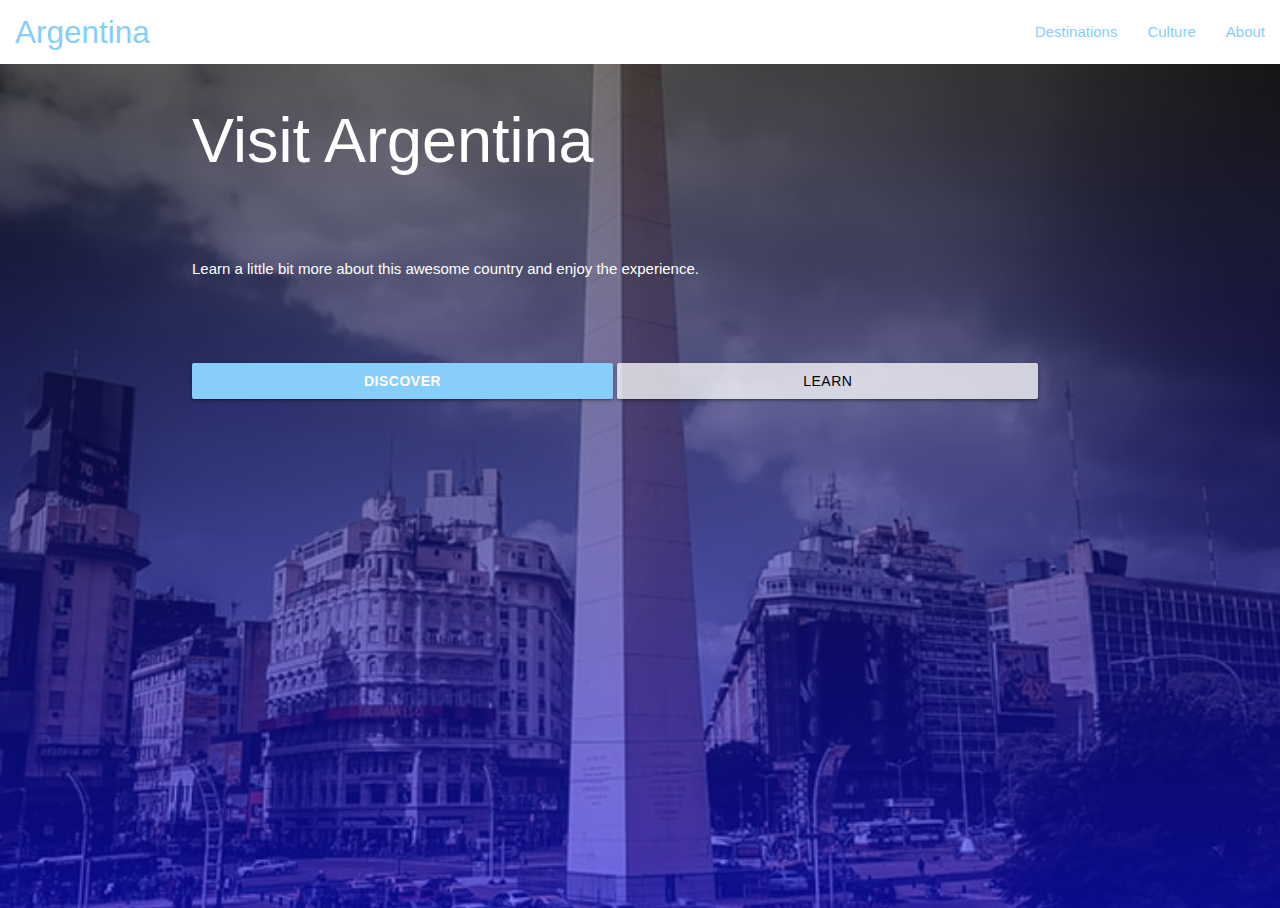
<file: index.html>
<!DOCTYPE html>
<html lang="en">

<head>
    <meta charset="UTF-8">
    <meta name="viewport" content="width=device-width, initial-scale=1.0">
    <meta http-equiv="X-UA-Compatible" content="ie=edge">
    <title>PWA Example</title>
    <!--Import Google Icon Font-->
    <link href="https://fonts.googleapis.com/icon?family=Material+Icons" rel="stylesheet">
    <!--Import materialize.css-->
    <link rel="stylesheet" href="https://cdnjs.cloudflare.com/ajax/libs/materialize/1.0.0/css/materialize.min.css">
    <link rel="stylesheet" href="./css/app.css">

    <link rel="manifest" href="/manifest.json">
    <!-- ios support -->
    <link rel="apple-touch-icon" href="/icons/icon-96x96.png">
    <meta name="apple-mobile-web-app-status-bar" content="#87cefa">
    <meta name="theme-color" content="#87cefa">
</head>

<body>
    <nav>
        <div class="nav-wrapper">
            <a href="/" class="brand-logo">Argentina</a>
            <a href="#" data-target="mobile-demo" class="sidenav-trigger"><i class="material-icons">menu</i></a>
            <ul class="right hide-on-med-and-down">
                <li><a href="destinations.html">Destinations</a></li>
                <li><a href="culture.html">Culture</a></li>
                <li><a href="about.html">About</a></li>
            </ul>
        </div>
    </nav>

    <ul class="sidenav" id="mobile-demo">
        <div class="sidenav-header">
            <h3><a href="/">Argentina</a></h3>
        </div>

        <li><a href="destinations.html"><i class="material-icons">landscape</i>Destinations</a></li>
        <li><a href="culture.html"><i class="material-icons">group</i>Culture</a></li>
        <li><a href="about.html"><i class="material-icons">more</i>About</a></li>
    </ul>
    <div class="hero">
        <div class="container">
            <h1>Visit Argentina</h1>

            <p>Learn a little bit more about this awesome country and enjoy the experience.</p>
            <div class="buttons">
                <a class="waves-effect waves-light btn cta" href="/destinations.html">Discover</a>
                <a class="waves-effect waves-light btn" href="/about.html">Learn</a>
            </div>
        </div>
    </div>
    <script src="https://cdnjs.cloudflare.com/ajax/libs/materialize/1.0.0/js/materialize.min.js"></script>
    <script src="./js/app.js"></script>
    <script src="./js/ui.js"></script>
</body>

</html>
</file>
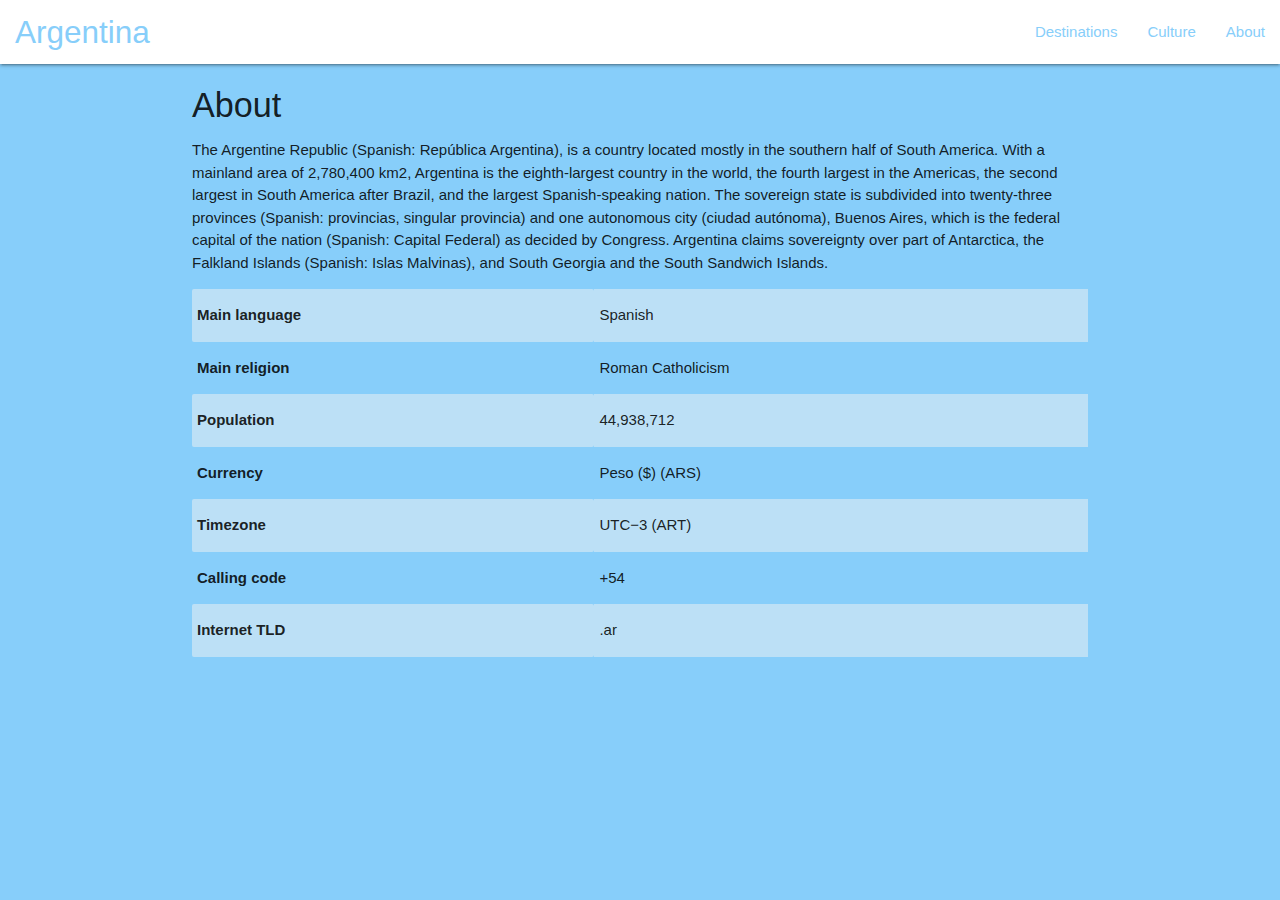
<file: about.html>
<!DOCTYPE html>
<html lang="en">

<head>
    <meta charset="UTF-8">
    <meta name="viewport" content="width=device-width, initial-scale=1.0">
    <meta http-equiv="X-UA-Compatible" content="ie=edge">
    <title>PWA Example</title>
    <!--Import Google Icon Font-->
    <link href="https://fonts.googleapis.com/icon?family=Material+Icons" rel="stylesheet">
    <!--Import materialize.css-->
    <!-- <link type="text/css" rel="stylesheet" href="css/materialize.min.css"  media="screen,projection"/> -->
    <link rel="stylesheet" href="https://cdnjs.cloudflare.com/ajax/libs/materialize/1.0.0/css/materialize.min.css">
    <link rel="stylesheet" href="./css/app.css">

    <link rel="manifest" href="/manifest.json">
    <!-- ios support -->
    <link rel="apple-touch-icon" href="/icons/icon-96x96.png">
    <meta name="apple-mobile-web-app-status-bar" content="#87cefa">
    <meta name="theme-color" content="#87cefa">
</head>

<body>
    <nav>
        <div class="nav-wrapper">
            <a href="/" class="brand-logo">Argentina</a>
            <a href="#" data-target="mobile-demo" class="sidenav-trigger"><i class="material-icons">menu</i></a>
            <ul class="right hide-on-med-and-down">
                <li><a href="destinations.html">Destinations</a></li>
                <li><a href="culture.html">Culture</a></li>
                <li><a href="about.html">About</a></li>
            </ul>
        </div>
    </nav>

    <ul class="sidenav" id="mobile-demo">
        <div class="sidenav-header">
            <h3><a href="/">Argentina</a></h3>
        </div>

        <li><a href="destinations.html"><i class="material-icons">landscape</i>Destinations</a></li>
        <li><a href="culture.html"><i class="material-icons">group</i>Culture</a></li>
        <li><a href="about.html"><i class="material-icons">more</i>About</a></li>
    </ul>
    <div class="container">
        <h4>About</h4>

        <p>The Argentine Republic (Spanish: República Argentina), is a country located mostly in the southern half of
            South America. With a mainland area of 2,780,400 km2, Argentina is the eighth-largest country in the world,
            the fourth largest in the Americas, the second largest in South America after Brazil, and the largest
            Spanish-speaking nation. The sovereign state is subdivided into twenty-three provinces (Spanish: provincias,
            singular provincia) and one autonomous city (ciudad autónoma), Buenos Aires, which is the federal capital of
            the nation (Spanish: Capital Federal) as decided by Congress. Argentina claims sovereignty over part of
            Antarctica, the Falkland Islands (Spanish: Islas Malvinas), and South Georgia and the South Sandwich
            Islands.</p>

        <table class="striped">
            <tbody>
                <tr>
                    <th>Main language</th>
                    <td>Spanish</td>
                </tr>
                <tr>
                    <th>Main religion</th>
                    <td>Roman Catholicism</td>
                </tr>
                <tr>
                    <th>Population</th>
                    <td>44,938,712</td>
                </tr>
                <tr>
                    <th>Currency</th>
                    <td>Peso ($) (ARS)</td>
                </tr>
                <tr>
                    <th>Timezone</th>
                    <td>UTC−3 (ART)</td>
                </tr>
                <tr>
                    <th>Calling code</th>
                    <td>+54</td>
                </tr>
                <tr>
                    <th>Internet TLD</th>
                    <td>.ar</td>
                </tr>
            </tbody>
        </table>
        <br />
    </div>
    <script src="https://cdnjs.cloudflare.com/ajax/libs/materialize/1.0.0/js/materialize.min.js"></script>
    <script src="./js/app.js"></script>
    <script src="./js/ui.js"></script>
</body>

</html>
</file>
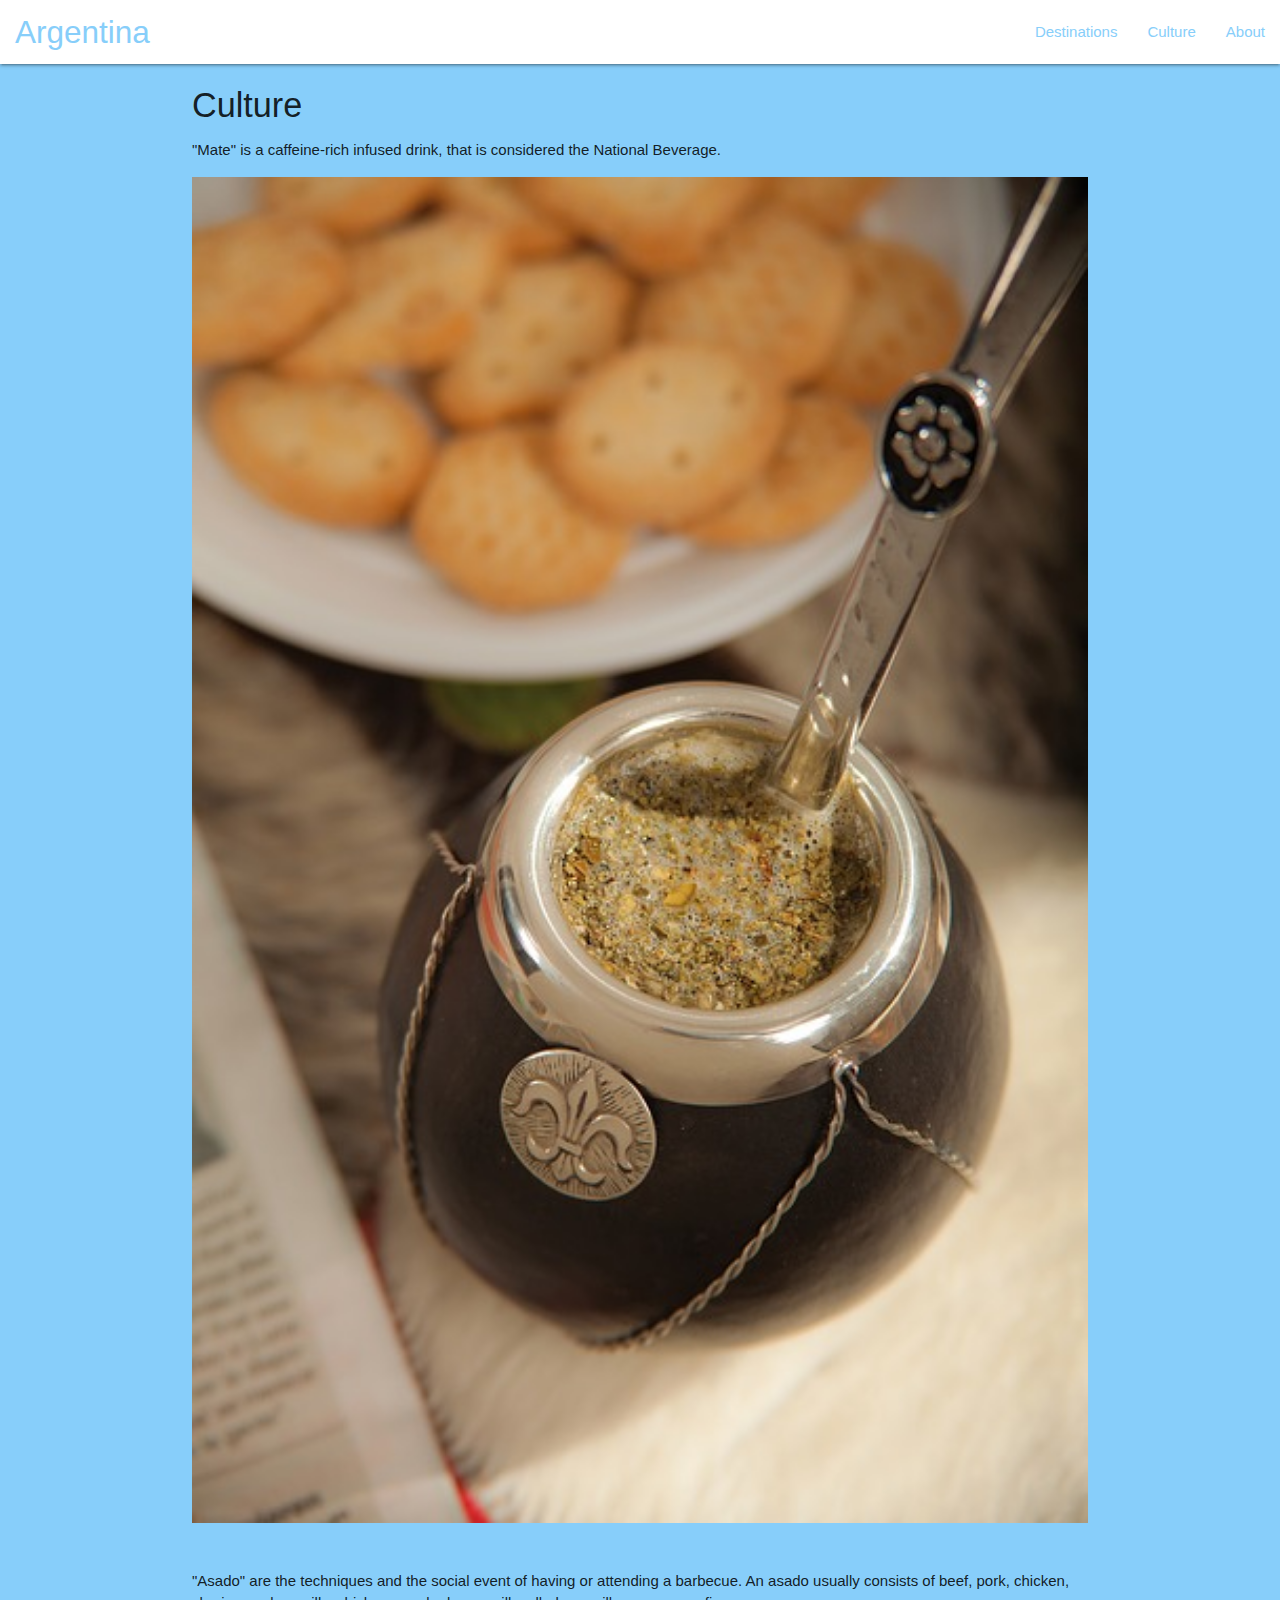
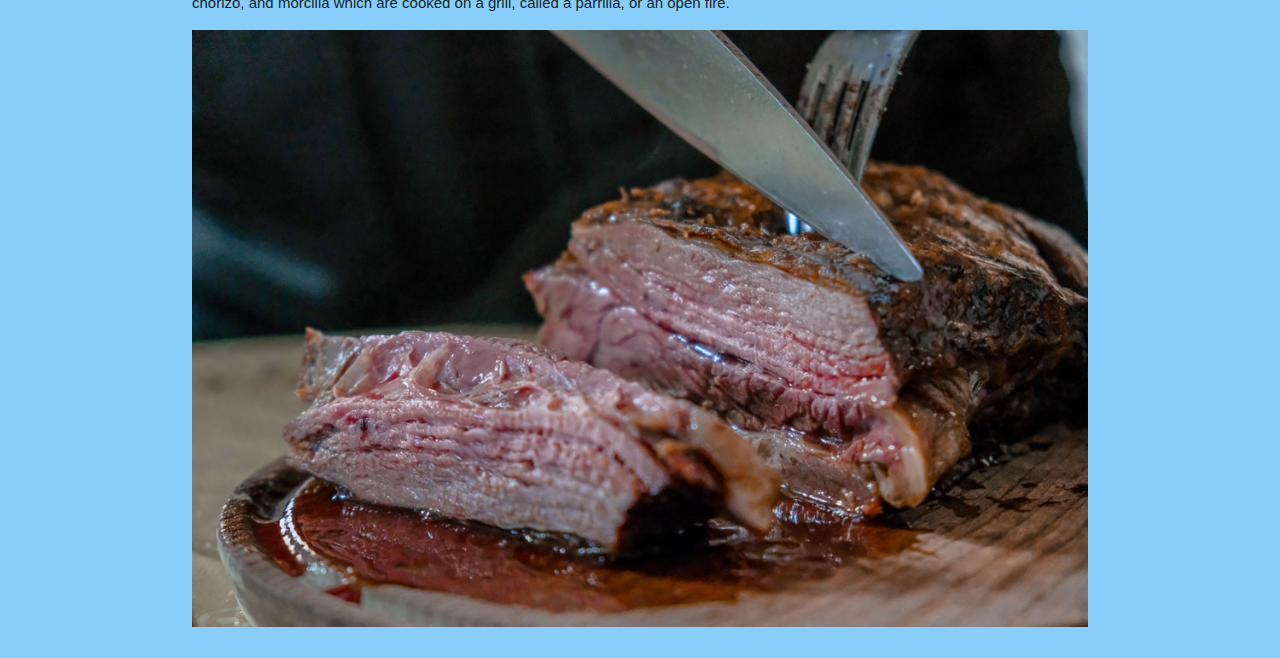
<file: culture.html>
<!DOCTYPE html>
<html lang="en">

<head>
    <meta charset="UTF-8">
    <meta name="viewport" content="width=device-width, initial-scale=1.0">
    <meta http-equiv="X-UA-Compatible" content="ie=edge">
    <title>PWA Example</title>
    <!--Import Google Icon Font-->
    <link href="https://fonts.googleapis.com/icon?family=Material+Icons" rel="stylesheet">
    <!--Import materialize.css-->
    <!-- <link type="text/css" rel="stylesheet" href="css/materialize.min.css"  media="screen,projection"/> -->
    <link rel="stylesheet" href="https://cdnjs.cloudflare.com/ajax/libs/materialize/1.0.0/css/materialize.min.css">
    <link rel="stylesheet" href="./css/app.css">

    <link rel="manifest" href="/manifest.json">
    <!-- ios support -->
    <link rel="apple-touch-icon" href="/icons/icon-96x96.png">
    <meta name="apple-mobile-web-app-status-bar" content="#87cefa">
    <meta name="theme-color" content="#87cefa">
</head>

<body>
    <nav>
        <div class="nav-wrapper">
            <a href="/" class="brand-logo">Argentina</a>
            <a href="#" data-target="mobile-demo" class="sidenav-trigger"><i class="material-icons">menu</i></a>
            <ul class="right hide-on-med-and-down">
                <li><a href="destinations.html">Destinations</a></li>
                <li><a href="culture.html">Culture</a></li>
                <li><a href="about.html">About</a></li>
            </ul>
        </div>
    </nav>

    <ul class="sidenav" id="mobile-demo">
        <div class="sidenav-header">
            <h3><a href="/">Argentina</a></h3>
        </div>

        <li><a href="destinations.html"><i class="material-icons">landscape</i>Destinations</a></li>
        <li><a href="culture.html"><i class="material-icons">group</i>Culture</a></li>
        <li><a href="about.html"><i class="material-icons">more</i>About</a></li>
    </ul>
    <div class="container culture">
        <h4>Culture</h4>

        <p>"Mate" is a caffeine-rich infused drink, that is considered the
            National Beverage.</p>
        <img src="./img/mate.jpg">
        <p>"Asado" are the techniques and the social event of having or attending a barbecue. An asado usually consists
            of beef, pork, chicken, chorizo, and morcilla which are cooked on a grill, called a parrilla, or an open
            fire.</p>
        <img src="./img/asado.jpg">
    </div>
    <script src="https://cdnjs.cloudflare.com/ajax/libs/materialize/1.0.0/js/materialize.min.js"></script>
    <script src="./js/app.js"></script>
    <script src="./js/ui.js"></script>
</body>

</html>
</file>
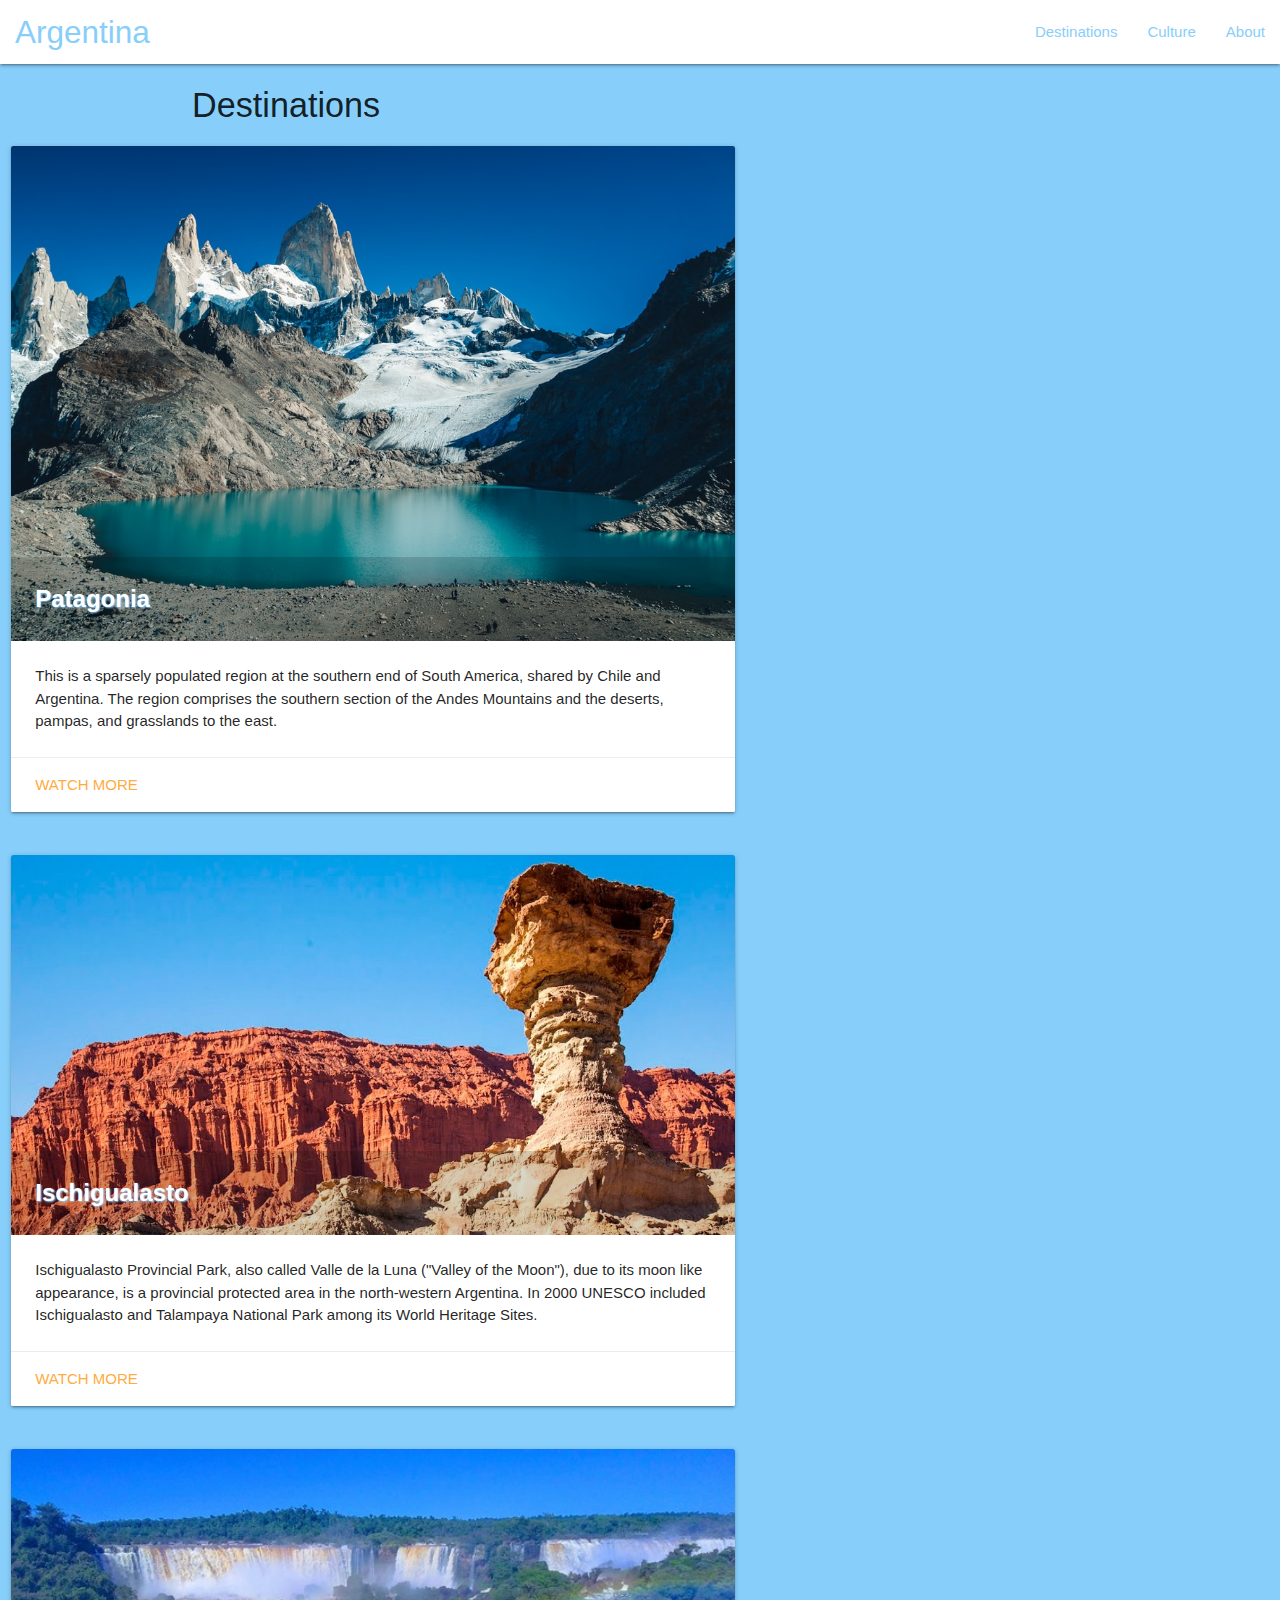
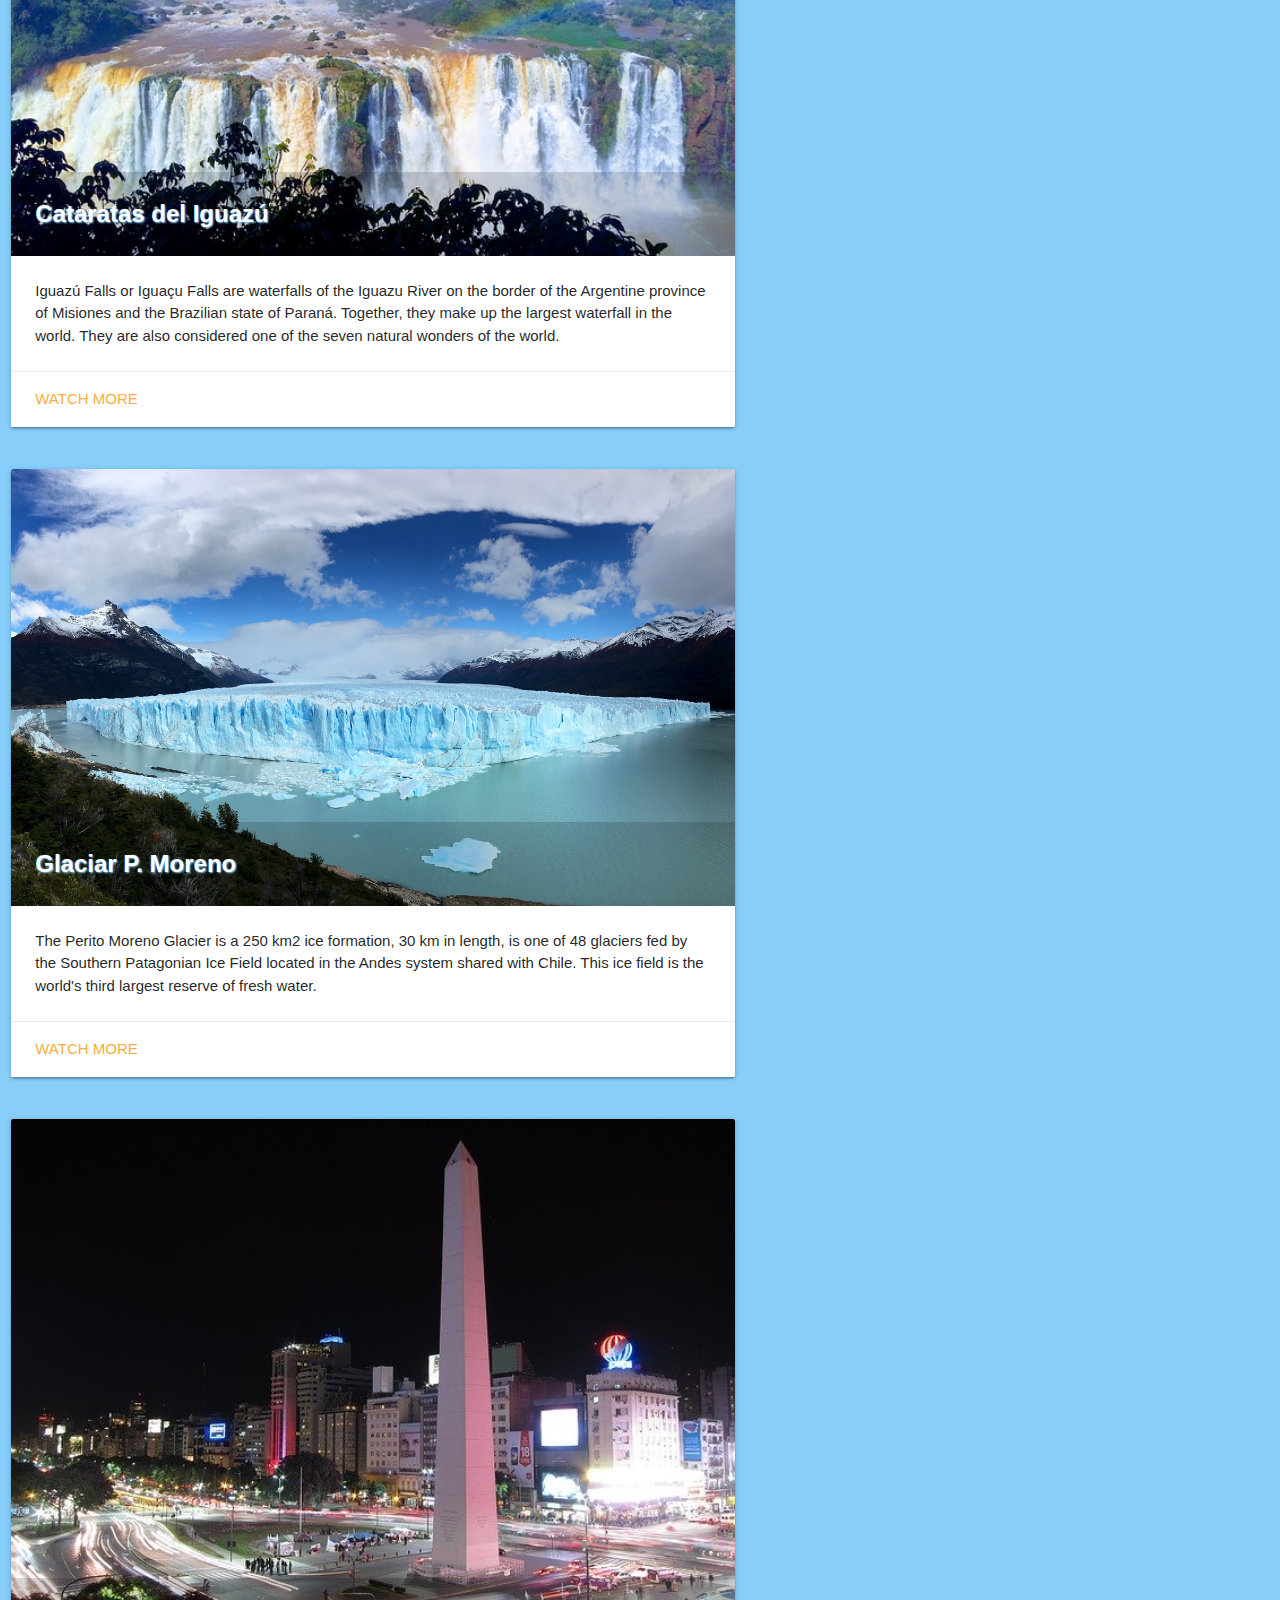
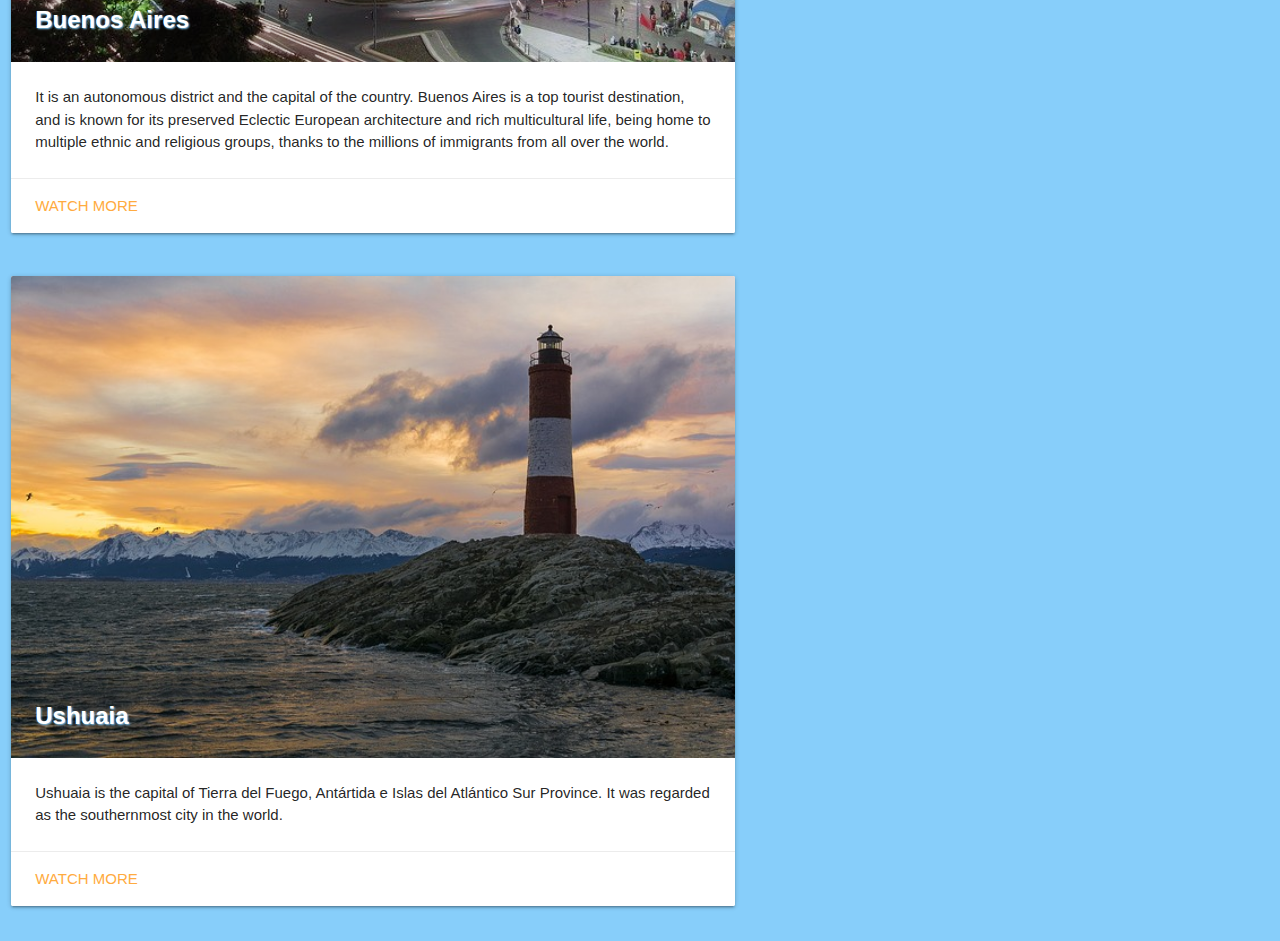
<file: destinations.html>
<!DOCTYPE html>
<html lang="en">

<head>
    <meta charset="UTF-8">
    <meta name="viewport" content="width=device-width, initial-scale=1.0">
    <meta http-equiv="X-UA-Compatible" content="ie=edge">
    <title>PWA Example</title>
    <!--Import Google Icon Font-->
    <link href="https://fonts.googleapis.com/icon?family=Material+Icons" rel="stylesheet">
    <!--Import materialize.css-->
    <!-- <link type="text/css" rel="stylesheet" href="css/materialize.min.css"  media="screen,projection"/> -->
    <link rel="stylesheet" href="https://cdnjs.cloudflare.com/ajax/libs/materialize/1.0.0/css/materialize.min.css">
    <link rel="stylesheet" href="./css/app.css">

    <link rel="manifest" href="/manifest.json">
    <!-- ios support -->
    <link rel="apple-touch-icon" href="/icons/icon-96x96.png">
    <meta name="apple-mobile-web-app-status-bar" content="#87cefa">
    <meta name="theme-color" content="#87cefa">
</head>

<body>
    <nav>
        <div class="nav-wrapper">
            <a href="/" class="brand-logo">Argentina</a>
            <a href="#" data-target="mobile-demo" class="sidenav-trigger"><i class="material-icons">menu</i></a>
            <ul class="right hide-on-med-and-down">
                <li><a href="destinations.html">Destinations</a></li>
                <li><a href="culture.html">Culture</a></li>
                <li><a href="about.html">About</a></li>
            </ul>
        </div>
    </nav>

    <ul class="sidenav" id="mobile-demo">
        <div class="sidenav-header">
            <h3><a href="/">Argentina</a></h3>
        </div>

        <li><a href="destinations.html"><i class="material-icons">landscape</i>Destinations</a></li>
        <li><a href="culture.html"><i class="material-icons">group</i>Culture</a></li>
        <li><a href="about.html"><i class="material-icons">more</i>About</a></li>
    </ul>
    <div class="container">
        <h4>Destinations</h4>
    </div>

    <div class="row">
        <div class="col s12 m7">
            <div class="card">
                <div class="card-image">
                    <img src="./img/patagonia.jpg">
                    <span class="card-title">Patagonia</span>
                </div>
                <div class="card-content">
                    <p>This is a sparsely populated region at the southern end of South America, shared by Chile and
                        Argentina. The region comprises the southern section of the Andes Mountains and the deserts,
                        pampas, and grasslands to the east.</p>
                </div>
                <div class="card-action">
                    <a class="modal-trigger" href="#modal1">Watch more</a>
                </div>
            </div>
        </div>
    </div>
    <div class="row">
        <div class="col s12 m7">
            <div class="card">
                <div class="card-image">
                    <img src="./img/ischigualasto.jpg">
                    <span class="card-title">Ischigualasto</span>
                </div>
                <div class="card-content">
                    <p>Ischigualasto Provincial Park, also called Valle de la Luna ("Valley of the Moon"), due to its
                        moon like appearance, is a provincial protected area in the north-western Argentina. In 2000
                        UNESCO included Ischigualasto and
                        Talampaya National Park among its World Heritage Sites.</p>
                </div>
                <div class="card-action">
                    <a class="modal-trigger" href="#modal1">Watch more</a>
                </div>
            </div>
        </div>
    </div>
    <div class="row">
        <div class="col s12 m7">
            <div class="card">
                <div class="card-image">
                    <img src="./img/iguazu.jpg">
                    <span class="card-title">Cataratas del Iguazú</span>
                </div>
                <div class="card-content">
                    <p>Iguazú Falls or Iguaçu Falls are waterfalls of the Iguazu River on the border of the Argentine
                        province of Misiones and the Brazilian state of Paraná. Together, they make up the largest
                        waterfall in the world. They are also considered one of the seven natural wonders of the
                        world.
                    </p>
                </div>
                <div class="card-action">
                    <a class="modal-trigger" href="#modal1">Watch more</a>
                </div>
            </div>
        </div>
    </div>
    <div class="row">
        <div class="col s12 m7">
            <div class="card">
                <div class="card-image">
                    <img src="./img/glaciarmoreno.jpg">
                    <span class="card-title">Glaciar P. Moreno</span>
                </div>
                <div class="card-content">
                    <p>The Perito Moreno Glacier is a 250 km2 ice formation, 30 km in length, is one of 48 glaciers fed
                        by
                        the Southern Patagonian Ice Field located in the Andes system shared with Chile. This ice field
                        is the world's third largest reserve of fresh water.</p>
                </div>
                <div class="card-action">
                    <a class="modal-trigger" href="#modal1">Watch more</a>
                </div>
            </div>
        </div>
    </div>
    <div class="row">
        <div class="col s12 m7">
            <div class="card">
                <div class="card-image">
                    <img src="./img/buenosaires.jpg">
                    <span class="card-title">Buenos Aires</span>
                </div>
                <div class="card-content">
                    <p>It is an autonomous district and the capital of the country. Buenos Aires is a top tourist
                        destination, and is known for its preserved Eclectic European architecture and rich
                        multicultural life, being home to multiple ethnic and religious groups, thanks to the millions
                        of immigrants from all over the world. </p>
                </div>
                <div class="card-action">
                    <a class="modal-trigger" href="#modal1">Watch more</a>
                </div>
            </div>
        </div>
    </div>
    <div class="row">
        <div class="col s12 m7">
            <div class="card">
                <div class="card-image">
                    <img src="./img/ushuaia.jpg">
                    <span class="card-title">Ushuaia</span>
                </div>
                <div class="card-content">
                    <p>Ushuaia is the capital of Tierra del Fuego, Antártida e Islas del Atlántico Sur Province. It was
                        regarded as the southernmost city in the world.</p>
                </div>
                <div class="card-action">
                    <a class="modal-trigger" href="#modal1">Watch more</a>
                </div>
            </div>
        </div>
    </div>
    <!-- Modal Structure -->
    <div id="modal1" class="modal">
        <div class="modal-content">
            <h4>Comming soon...</h4>
            <p>The information you want to access is not ready yet, we are working on it.</p>
        </div>
        <div class="modal-footer">
            <a href="#!" class="modal-close waves-effect waves-green btn-flat">Ok</a>
        </div>
    </div>

    <script src="https://cdnjs.cloudflare.com/ajax/libs/materialize/1.0.0/js/materialize.min.js"></script>
    <script src="./js/app.js"></script>
    <script src="./js/ui.js"></script>
</body>

</html>
</file>
<file: css/app.css>
nav {
    background-color: white;
}
nav a {
    color: lightskyblue !important;
}

body {
    background-color: lightskyblue;
}
.brand-logo {
    margin: 0 15px;
}

.hero {
    position: absolute;
    width: 100%;
    height: calc(100vh - 56px);
    background-image: linear-gradient(rgba(0, 0, 0, 0.5), rgba(0, 0, 255, 0.5)),
        url("/img/hero.jpg");
    background-position: center; /* Center the image */
    background-repeat: no-repeat; /* Do not repeat the image */
    background-size: cover; /* Resize the background image to cover the entire container */
}

.hero {
    color: white;
}
.hero p {
    margin: 75px 0;
    line-height: 2.5;
}
.buttons a {
    width: 47%;
    background: rgba(255, 255, 255, 0.75);
    color: black;
}
.buttons .cta {
    background: lightskyblue;
    font-weight: 700;
    color: white;
}

.card-image span {
    background-color: rgba(0, 0, 0, 0.15);
    font-weight: 900 !important;
    text-shadow: 1px 1px 2px lightskyblue;
    width: 100%;
}

.container img {
    width: 100%;
}

.culture img {
    margin-bottom: 25px;
}

.sidenav-header {
    background-color: lightskyblue;
    padding: 20px;
    color: white;
}
.sidenav-header a {
    text-decoration: none;
    color: white;
}
.sidenav li {
    padding: 10px;
}
</file>
